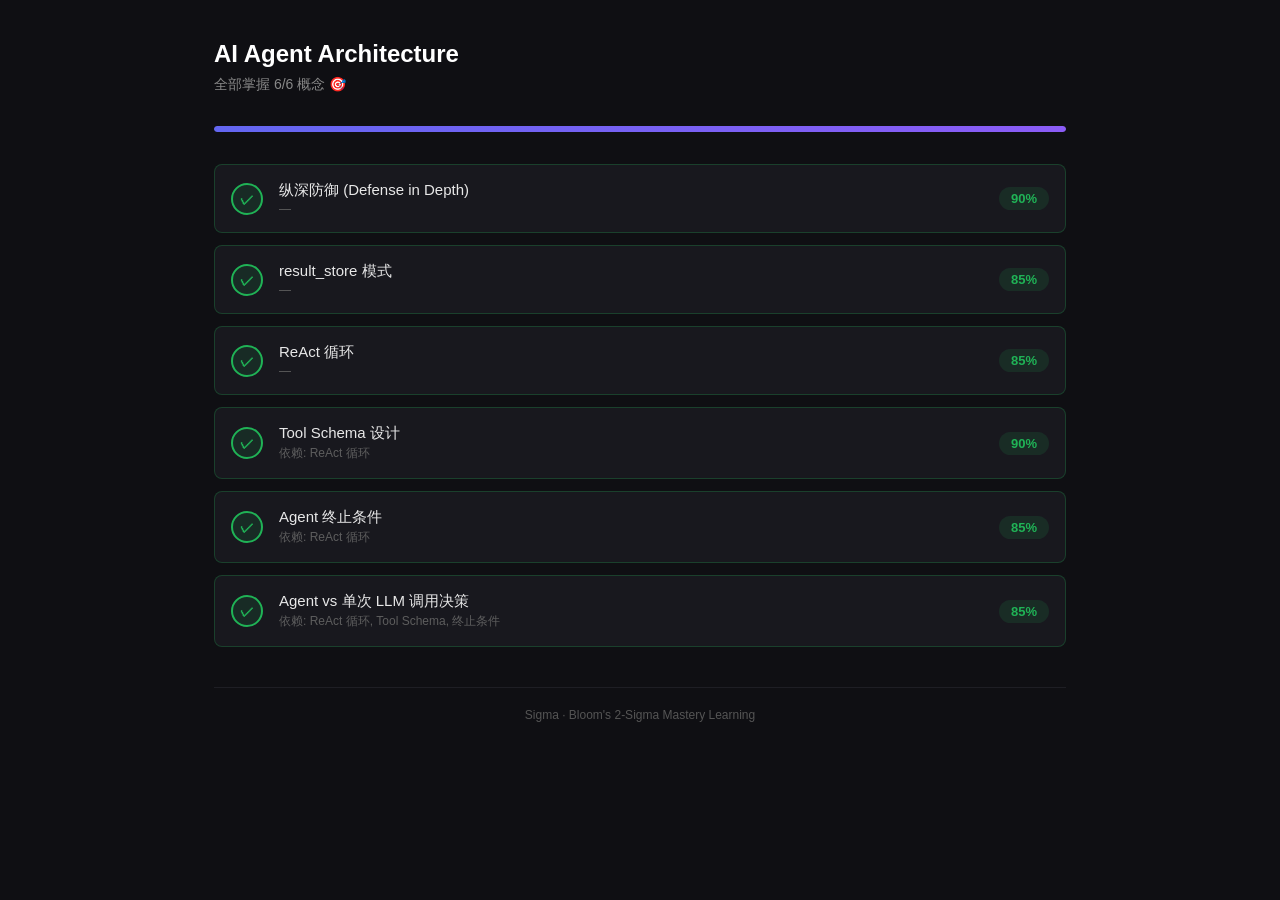
<file: sigma/agent-architecture/roadmap.html>
<!DOCTYPE html>
<html lang="zh-CN">
<head>
<meta charset="UTF-8">
<meta name="viewport" content="width=device-width, initial-scale=1.0">
<title>Agent 架构学习路线图</title>
<style>
  * { margin: 0; padding: 0; box-sizing: border-box; }
  body { font-family: -apple-system, BlinkMacSystemFont, 'Segoe UI', Roboto, sans-serif; background: #0f0f13; color: #e0e0e0; min-height: 100vh; }
  .container { max-width: 900px; margin: 0 auto; padding: 40px 24px; }
  h1 { font-size: 24px; font-weight: 600; margin-bottom: 8px; color: #fff; }
  .subtitle { color: #888; font-size: 14px; margin-bottom: 32px; }
  .progress-bar { height: 6px; background: #1e1e24; border-radius: 3px; margin-bottom: 32px; overflow: hidden; }
  .progress-fill { height: 100%; width: 25%; background: linear-gradient(90deg, #6366f1, #8b5cf6); border-radius: 3px; transition: width 0.5s ease; }
  .concept { display: flex; align-items: center; padding: 16px; margin-bottom: 12px; border-radius: 8px; background: #1a1a20; border: 1px solid transparent; transition: all 0.2s; }
  .concept.current { border-color: #6366f1; background: linear-gradient(135deg, #1a1a20 0%, #1e1e30 100%); }
  .concept.mastered { opacity: 0.9; border-color: #22c55e40; }
  .badge { width: 32px; height: 32px; border-radius: 50%; display: flex; align-items: center; justify-content: center; font-size: 14px; font-weight: 600; margin-right: 16px; flex-shrink: 0; }
  .badge.mastered { background: #22c55e20; color: #22c55e; border: 2px solid #22c55e; }
  .badge.in-progress { background: #6366f120; color: #6366f1; border: 2px solid #6366f1; animation: pulse 2s infinite; }
  .badge.not-started { background: #1e1e24; color: #555; border: 2px solid #2a2a30; }
  @keyframes pulse { 0%, 100% { box-shadow: 0 0 0 0 #6366f140; } 50% { box-shadow: 0 0 0 8px #6366f100; } }
  .info { flex: 1; }
  .info .name { font-size: 15px; font-weight: 500; color: #fff; }
  .info .prereqs { font-size: 12px; color: #666; margin-top: 2px; }
  .score { font-size: 13px; font-weight: 600; padding: 4px 12px; border-radius: 12px; }
  .score.mastered { background: #22c55e20; color: #22c55e; }
  .score.in-progress { background: #6366f120; color: #6366f1; }
  .connector { display: none; }
  .footer { margin-top: 40px; padding-top: 20px; border-top: 1px solid #1e1e24; font-size: 12px; color: #555; text-align: center; }
</style>
</head>
<body>
<div class="container">
  <h1>AI Agent Architecture</h1>
  <p class="subtitle">全部掌握 6/6 概念 🎯</p>
  <div class="progress-bar"><div class="progress-fill" style="width: 100%;"></div></div>

  <div class="concept mastered">
    <div class="badge mastered">✓</div>
    <div class="info"><div class="name">纵深防御 (Defense in Depth)</div><div class="prereqs">—</div></div>
    <div class="score mastered">90%</div>
  </div>
  <div class="concept mastered">
    <div class="badge mastered">✓</div>
    <div class="info"><div class="name">result_store 模式</div><div class="prereqs">—</div></div>
    <div class="score mastered">85%</div>
  </div>
  <div class="concept mastered">
    <div class="badge mastered">✓</div>
    <div class="info"><div class="name">ReAct 循环</div><div class="prereqs">—</div></div>
    <div class="score mastered">85%</div>
  </div>
  <div class="concept mastered">
    <div class="badge mastered">✓</div>
    <div class="info"><div class="name">Tool Schema 设计</div><div class="prereqs">依赖: ReAct 循环</div></div>
    <div class="score mastered">90%</div>
  </div>
  <div class="concept mastered">
    <div class="badge mastered">✓</div>
    <div class="info"><div class="name">Agent 终止条件</div><div class="prereqs">依赖: ReAct 循环</div></div>
    <div class="score mastered">85%</div>
  </div>
  <div class="concept mastered">
    <div class="badge mastered">✓</div>
    <div class="info"><div class="name">Agent vs 单次 LLM 调用决策</div><div class="prereqs">依赖: ReAct 循环, Tool Schema, 终止条件</div></div>
    <div class="score mastered">85%</div>
  </div>
  <div class="footer">Sigma · Bloom's 2-Sigma Mastery Learning</div>
</div>
</body>
</html>
</file>
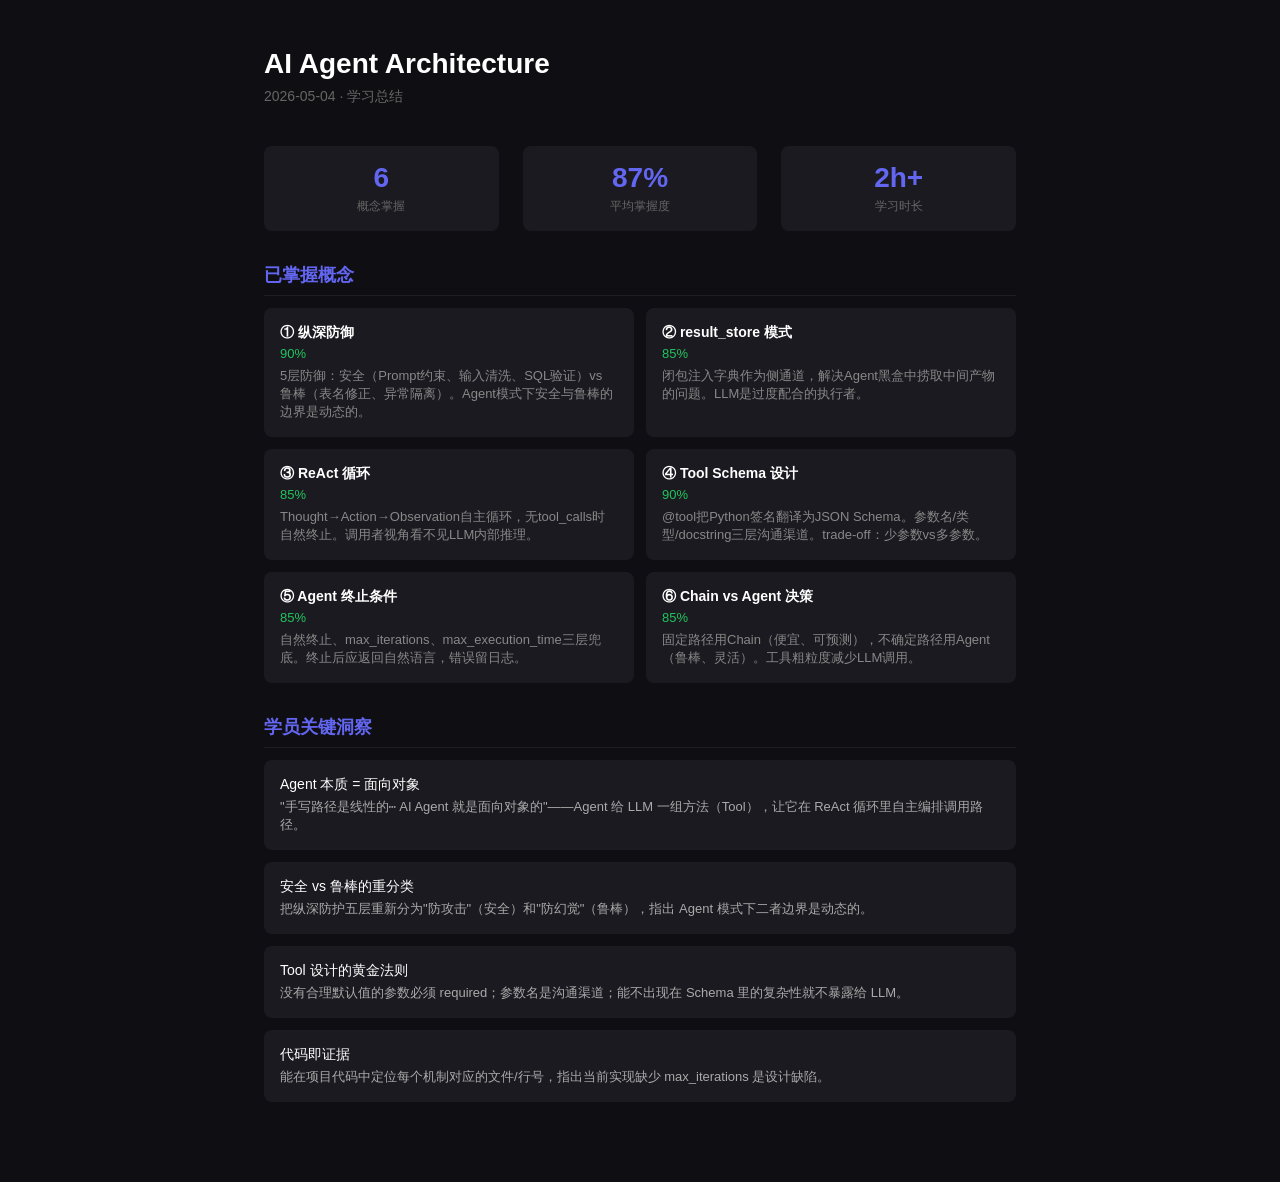
<file: sigma/agent-architecture/summary.html>
<!DOCTYPE html>
<html lang="zh-CN">
<head>
<meta charset="UTF-8">
<title>学习总结 — Agent 架构</title>
<style>
  * { margin: 0; padding: 0; box-sizing: border-box; }
  body { font-family: -apple-system, BlinkMacSystemFont, 'Segoe UI', Roboto, sans-serif; background: #0f0f13; color: #e0e0e0; min-height: 100vh; }
  .container { max-width: 800px; margin: 0 auto; padding: 48px 24px; }
  h1 { font-size: 28px; color: #fff; margin-bottom: 8px; }
  .date { color: #666; font-size: 14px; margin-bottom: 40px; }
  .section { margin-bottom: 32px; }
  .section h2 { font-size: 18px; color: #6366f1; margin-bottom: 12px; padding-bottom: 8px; border-bottom: 1px solid #1e1e24; }
  .concept-grid { display: grid; grid-template-columns: 1fr 1fr; gap: 12px; }
  .concept-card { background: #1a1a20; padding: 16px; border-radius: 8px; }
  .concept-card .name { color: #fff; font-weight: 600; font-size: 14px; }
  .concept-card .score { color: #22c55e; font-size: 13px; margin-top: 4px; }
  .concept-card .desc { color: #888; font-size: 13px; margin-top: 6px; }
  .insight { background: #1a1a20; padding: 16px; border-radius: 8px; margin-bottom: 12px; }
  .insight .title { color: #fff; font-weight: 500; font-size: 14px; }
  .insight .text { color: #aaa; font-size: 13px; margin-top: 4px; }
  .stats { display: flex; gap: 24px; margin-bottom: 32px; }
  .stat-item { background: #1a1a20; padding: 16px 24px; border-radius: 8px; text-align: center; flex: 1; }
  .stat-item .num { font-size: 28px; font-weight: 700; color: #6366f1; }
  .stat-item .label { font-size: 12px; color: #666; margin-top: 4px; }
</style>
</head>
<body>
<div class="container">
  <h1>AI Agent Architecture</h1>
  <p class="date">2026-05-04 · 学习总结</p>

  <div class="stats">
    <div class="stat-item"><div class="num">6</div><div class="label">概念掌握</div></div>
    <div class="stat-item"><div class="num">87%</div><div class="label">平均掌握度</div></div>
    <div class="stat-item"><div class="num">2h+</div><div class="label">学习时长</div></div>
  </div>

  <div class="section">
    <h2>已掌握概念</h2>
    <div class="concept-grid">
      <div class="concept-card">
        <div class="name">① 纵深防御</div>
        <div class="score">90%</div>
        <div class="desc">5层防御：安全（Prompt约束、输入清洗、SQL验证）vs 鲁棒（表名修正、异常隔离）。Agent模式下安全与鲁棒的边界是动态的。</div>
      </div>
      <div class="concept-card">
        <div class="name">② result_store 模式</div>
        <div class="score">85%</div>
        <div class="desc">闭包注入字典作为侧通道，解决Agent黑盒中捞取中间产物的问题。LLM是过度配合的执行者。</div>
      </div>
      <div class="concept-card">
        <div class="name">③ ReAct 循环</div>
        <div class="score">85%</div>
        <div class="desc">Thought→Action→Observation自主循环，无tool_calls时自然终止。调用者视角看不见LLM内部推理。</div>
      </div>
      <div class="concept-card">
        <div class="name">④ Tool Schema 设计</div>
        <div class="score">90%</div>
        <div class="desc">@tool把Python签名翻译为JSON Schema。参数名/类型/docstring三层沟通渠道。trade-off：少参数vs多参数。</div>
      </div>
      <div class="concept-card">
        <div class="name">⑤ Agent 终止条件</div>
        <div class="score">85%</div>
        <div class="desc">自然终止、max_iterations、max_execution_time三层兜底。终止后应返回自然语言，错误留日志。</div>
      </div>
      <div class="concept-card">
        <div class="name">⑥ Chain vs Agent 决策</div>
        <div class="score">85%</div>
        <div class="desc">固定路径用Chain（便宜、可预测），不确定路径用Agent（鲁棒、灵活）。工具粗粒度减少LLM调用。</div>
      </div>
    </div>
  </div>

  <div class="section">
    <h2>学员关键洞察</h2>
    <div class="insight">
      <div class="title">Agent 本质 = 面向对象</div>
      <div class="text">"手写路径是线性的⋯ AI Agent 就是面向对象的"——Agent 给 LLM 一组方法（Tool），让它在 ReAct 循环里自主编排调用路径。</div>
    </div>
    <div class="insight">
      <div class="title">安全 vs 鲁棒的重分类</div>
      <div class="text">把纵深防护五层重新分为"防攻击"（安全）和"防幻觉"（鲁棒），指出 Agent 模式下二者边界是动态的。</div>
    </div>
    <div class="insight">
      <div class="title">Tool 设计的黄金法则</div>
      <div class="text">没有合理默认值的参数必须 required；参数名是沟通渠道；能不出现在 Schema 里的复杂性就不暴露给 LLM。</div>
    </div>
    <div class="insight">
      <div class="title">代码即证据</div>
      <div class="text">能在项目代码中定位每个机制对应的文件/行号，指出当前实现缺少 max_iterations 是设计缺陷。</div>
    </div>
  </div>
</div>
</body>
</html>
</file>
